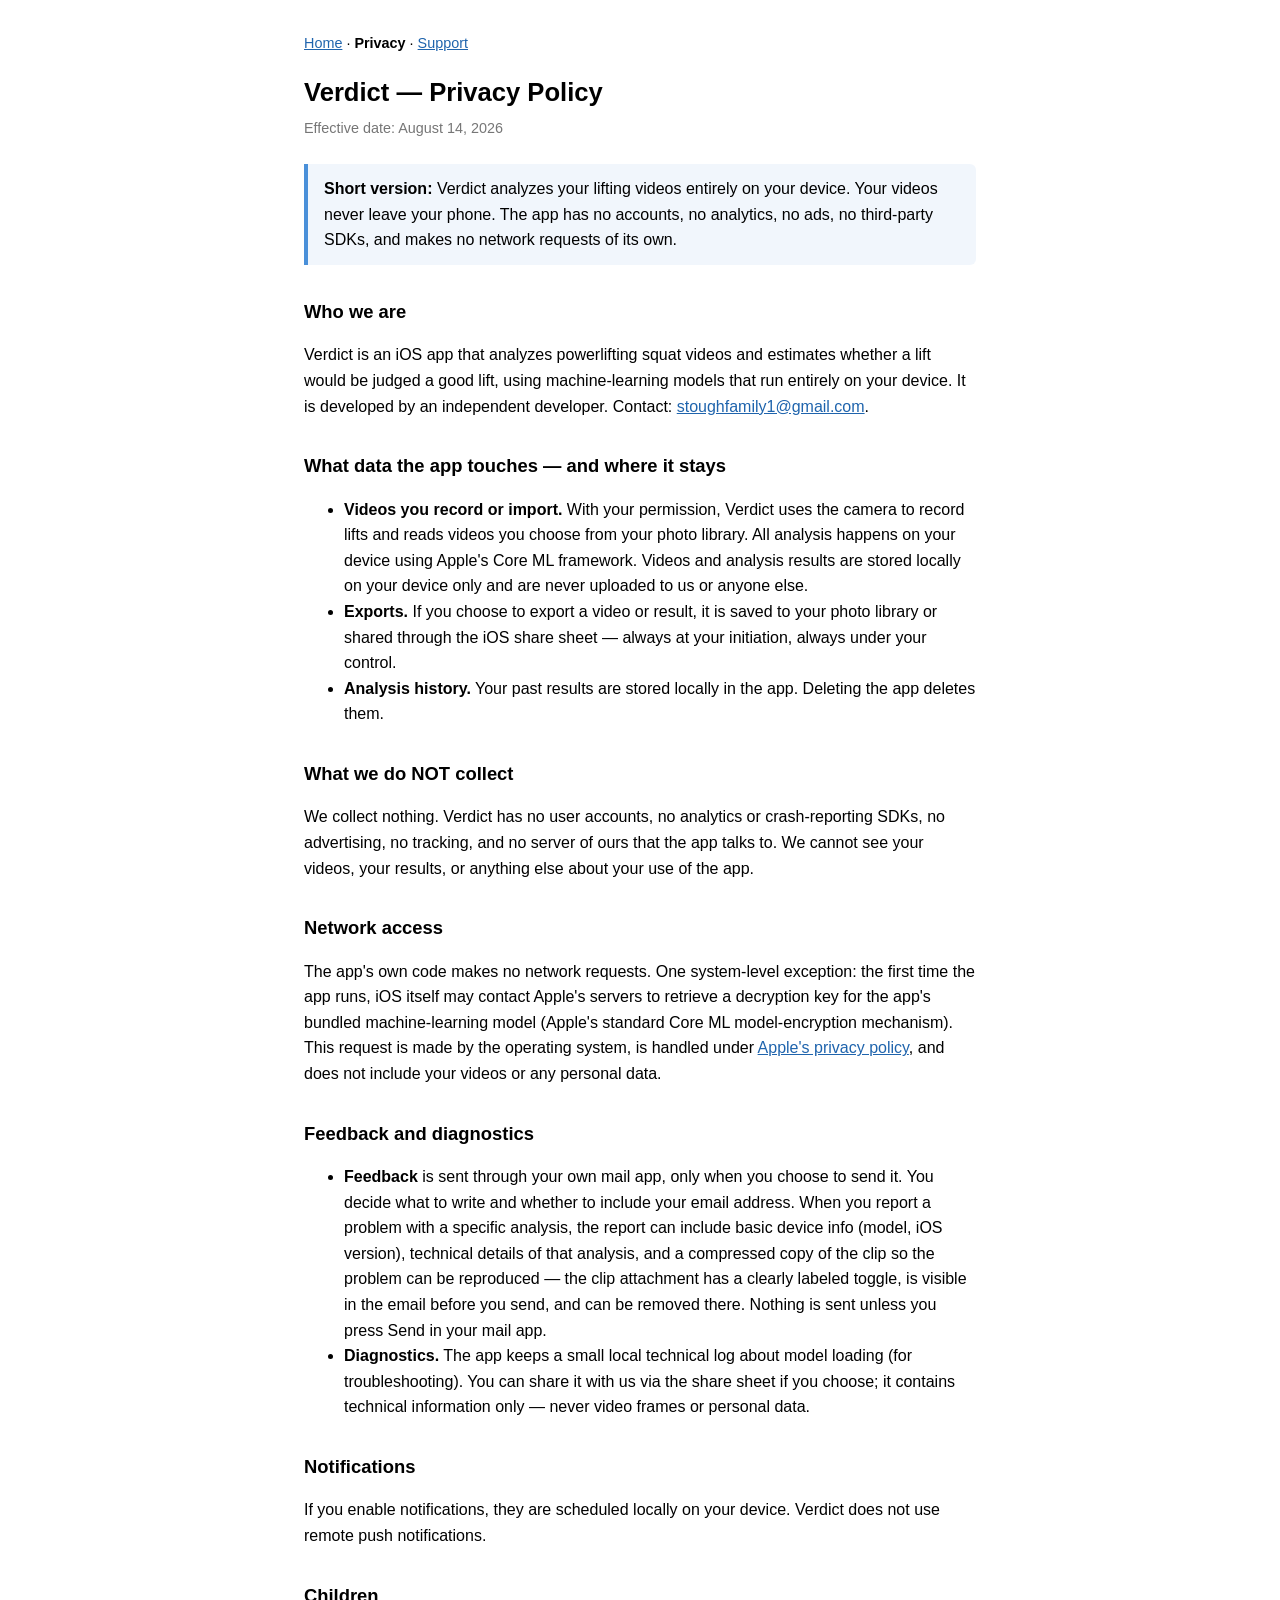
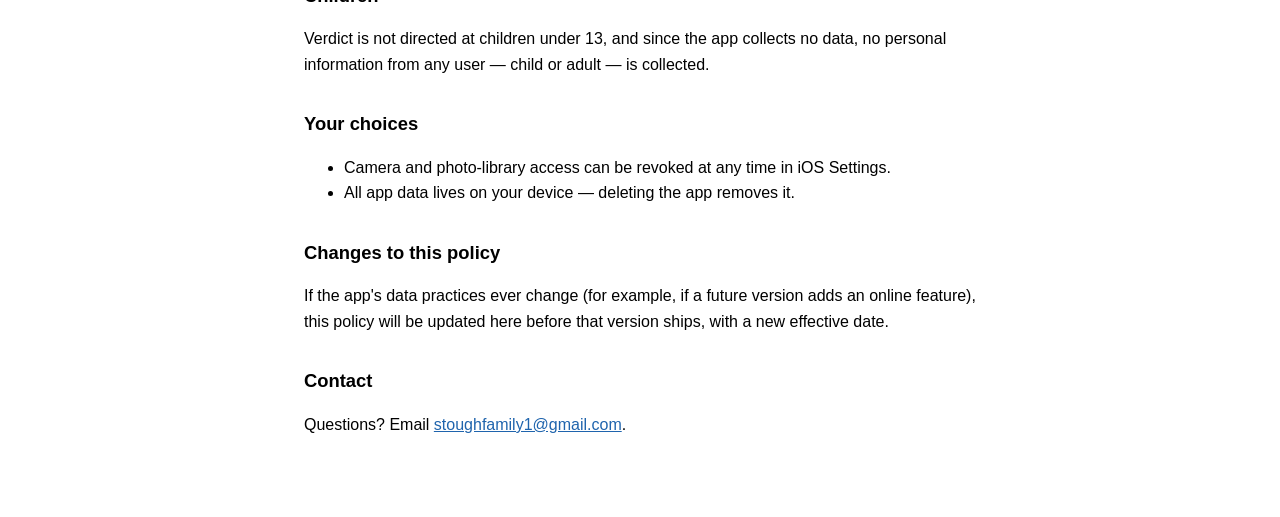
<file: privacy.html>
<!DOCTYPE html>
<html lang="en">
<head>
<meta charset="utf-8">
<meta name="viewport" content="width=device-width, initial-scale=1">
<title>Verdict — Privacy Policy</title>
<meta name="description" content="Privacy policy for the Verdict iOS app, which analyzes powerlifting videos on your device.">
<link rel="stylesheet" href="styles.css">
</head>
<body>
<nav aria-label="Site"><a href="index.html">Home</a><span aria-hidden="true"> · </span><a href="privacy.html" aria-current="page">Privacy</a><span aria-hidden="true"> · </span><a href="support.html">Support</a></nav>
<h1 class="dated">Verdict — Privacy Policy</h1>
<p class="updated">Effective date: August 14, 2026</p>

<div class="tldr">
<strong>Short version:</strong> Verdict analyzes your lifting videos entirely on your device.
Your videos never leave your phone. The app has no accounts, no analytics, no ads, no
third-party SDKs, and makes no network requests of its own.
</div>

<h2>Who we are</h2>
<p>Verdict is an iOS app that analyzes powerlifting squat videos and estimates whether a
lift would be judged a good lift, using machine-learning models that run entirely on your
device. It is developed by an independent developer. Contact:
<a href="mailto:stoughfamily1@gmail.com">stoughfamily1@gmail.com</a>.</p>

<h2>What data the app touches — and where it stays</h2>
<ul>
  <li><strong>Videos you record or import.</strong> With your permission, Verdict uses the
  camera to record lifts and reads videos you choose from your photo library. All analysis
  happens on your device using Apple's Core ML framework. Videos and analysis results are
  stored locally on your device only and are never uploaded to us or anyone else.</li>
  <li><strong>Exports.</strong> If you choose to export a video or result, it is saved to
  your photo library or shared through the iOS share sheet — always at your initiation,
  always under your control.</li>
  <li><strong>Analysis history.</strong> Your past results are stored locally in the app.
  Deleting the app deletes them.</li>
</ul>

<h2>What we do NOT collect</h2>
<p>We collect nothing. Verdict has no user accounts, no analytics or crash-reporting SDKs,
no advertising, no tracking, and no server of ours that the app talks to. We cannot see
your videos, your results, or anything else about your use of the app.</p>

<h2>Network access</h2>
<p>The app's own code makes no network requests. One system-level exception: the first time
the app runs, iOS itself may contact Apple's servers to retrieve a decryption key for the
app's bundled machine-learning model (Apple's standard Core ML model-encryption mechanism).
This request is made by the operating system, is handled under
<a href="https://www.apple.com/legal/privacy/">Apple's privacy policy</a>, and does not
include your videos or any personal data.</p>

<h2>Feedback and diagnostics</h2>
<ul>
  <li><strong>Feedback</strong> is sent through your own mail app, only when you choose to
  send it. You decide what to write and whether to include your email address. When you
  report a problem with a specific analysis, the report can include basic device info
  (model, iOS version), technical details of that analysis, and a compressed copy of the
  clip so the problem can be reproduced — the clip attachment has a clearly labeled toggle,
  is visible in the email before you send, and can be removed there. Nothing is sent unless
  you press Send in your mail app.</li>
  <li><strong>Diagnostics.</strong> The app keeps a small local technical log about model
  loading (for troubleshooting). You can share it with us via the share sheet if you choose;
  it contains technical information only — never video frames or personal data.</li>
</ul>

<h2>Notifications</h2>
<p>If you enable notifications, they are scheduled locally on your device. Verdict does not
use remote push notifications.</p>

<h2>Children</h2>
<p>Verdict is not directed at children under 13, and since the app collects no data, no
personal information from any user — child or adult — is collected.</p>

<h2>Your choices</h2>
<ul>
  <li>Camera and photo-library access can be revoked at any time in iOS Settings.</li>
  <li>All app data lives on your device — deleting the app removes it.</li>
</ul>

<h2>Changes to this policy</h2>
<p>If the app's data practices ever change (for example, if a future version adds an online
feature), this policy will be updated here before that version ships, with a new effective
date.</p>

<h2>Contact</h2>
<p>Questions? Email <a href="mailto:stoughfamily1@gmail.com">stoughfamily1@gmail.com</a>.</p>
</body>
</html>
</file>
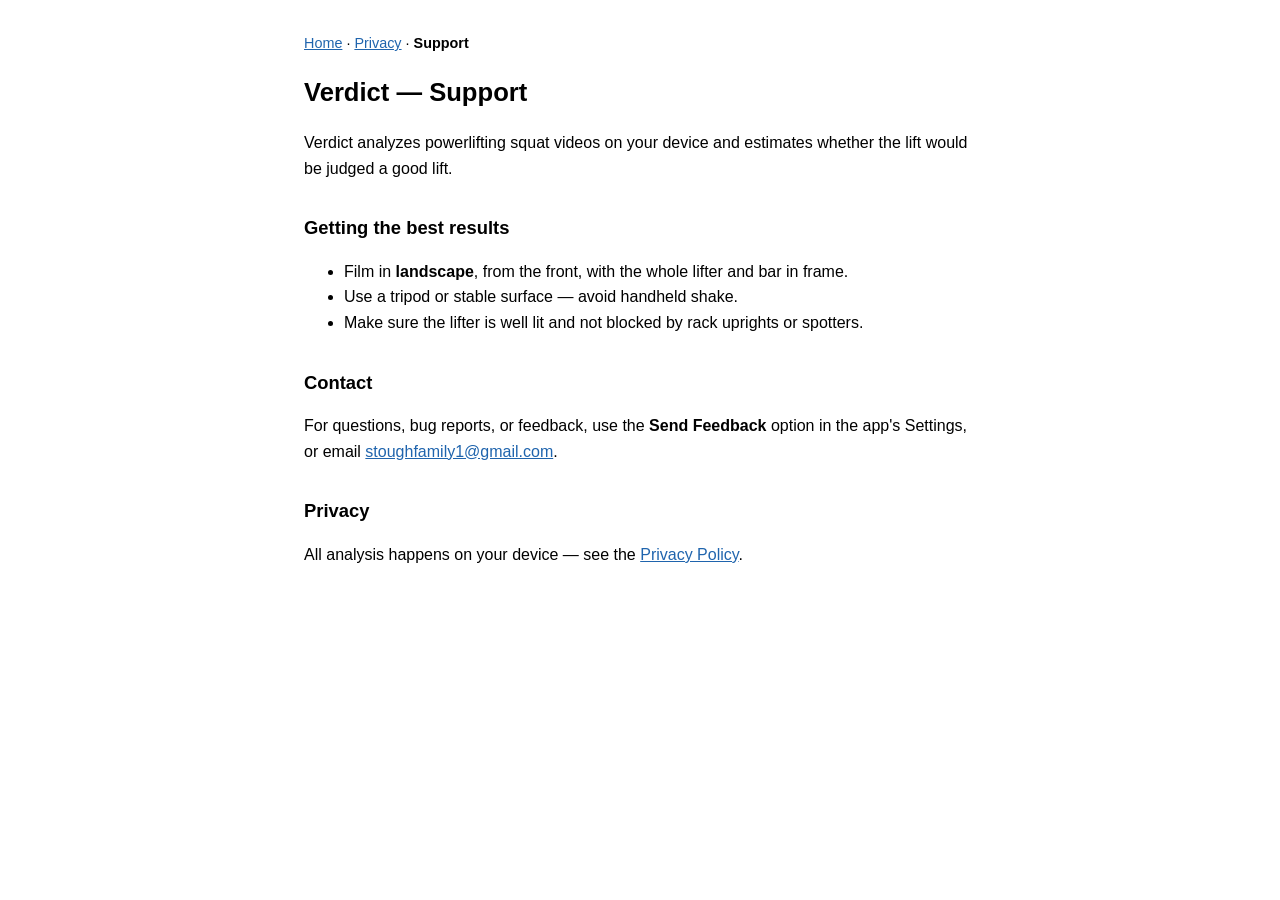
<file: support.html>
<!DOCTYPE html>
<html lang="en">
<head>
<meta charset="utf-8">
<meta name="viewport" content="width=device-width, initial-scale=1">
<title>Verdict — Support</title>
<meta name="description" content="Support for the Verdict iOS app: filming tips for the best results and how to get in touch.">
<link rel="stylesheet" href="styles.css">
</head>
<body>
<nav aria-label="Site"><a href="index.html">Home</a><span aria-hidden="true"> · </span><a href="privacy.html">Privacy</a><span aria-hidden="true"> · </span><a href="support.html" aria-current="page">Support</a></nav>
<h1>Verdict — Support</h1>
<p>Verdict analyzes powerlifting squat videos on your device and estimates whether the
lift would be judged a good lift.</p>

<h2>Getting the best results</h2>
<ul>
  <li>Film in <strong>landscape</strong>, from the front, with the whole lifter and bar in frame.</li>
  <li>Use a tripod or stable surface — avoid handheld shake.</li>
  <li>Make sure the lifter is well lit and not blocked by rack uprights or spotters.</li>
</ul>

<h2>Contact</h2>
<p>For questions, bug reports, or feedback, use the <strong>Send Feedback</strong> option in
the app's Settings, or email
<a href="mailto:stoughfamily1@gmail.com">stoughfamily1@gmail.com</a>.</p>

<h2>Privacy</h2>
<p>All analysis happens on your device — see the <a href="privacy.html">Privacy Policy</a>.</p>
</body>
</html>
</file>
<file: styles.css>
:root { color-scheme: light dark; }
body { font-family: -apple-system, BlinkMacSystemFont, "Segoe UI", Roboto, sans-serif;
       max-width: 42rem; margin: 0 auto; padding: 2rem 1.25rem 4rem; line-height: 1.6; }
h1 { font-size: 1.6rem; }
h1.dated { margin-bottom: 0.25rem; }
h2 { font-size: 1.15rem; margin-top: 2rem; }
.updated { color: #767676; font-size: 0.9rem; margin-top: 0; }
.tldr { border-left: 4px solid #4a90d9; padding: 0.75rem 1rem; margin: 1.5rem 0;
        background: rgba(74,144,217,0.08); border-radius: 0 6px 6px 0; }
a { color: #1f64ad; }
nav { font-size: 0.9rem; }
nav a[aria-current="page"] { color: inherit; font-weight: 600; text-decoration: none; }

/* Home page: browser-default title size and a shorter bottom padding. */
body.home { padding-bottom: 2rem; }
body.home h1 { font-size: 2em; }

/* Dark mode keeps the original colors; they already pass WCAG AA on a dark background. */
@media (prefers-color-scheme: dark) {
  a { color: #4a90d9; }
  .updated { color: #888; }
}
</file>
